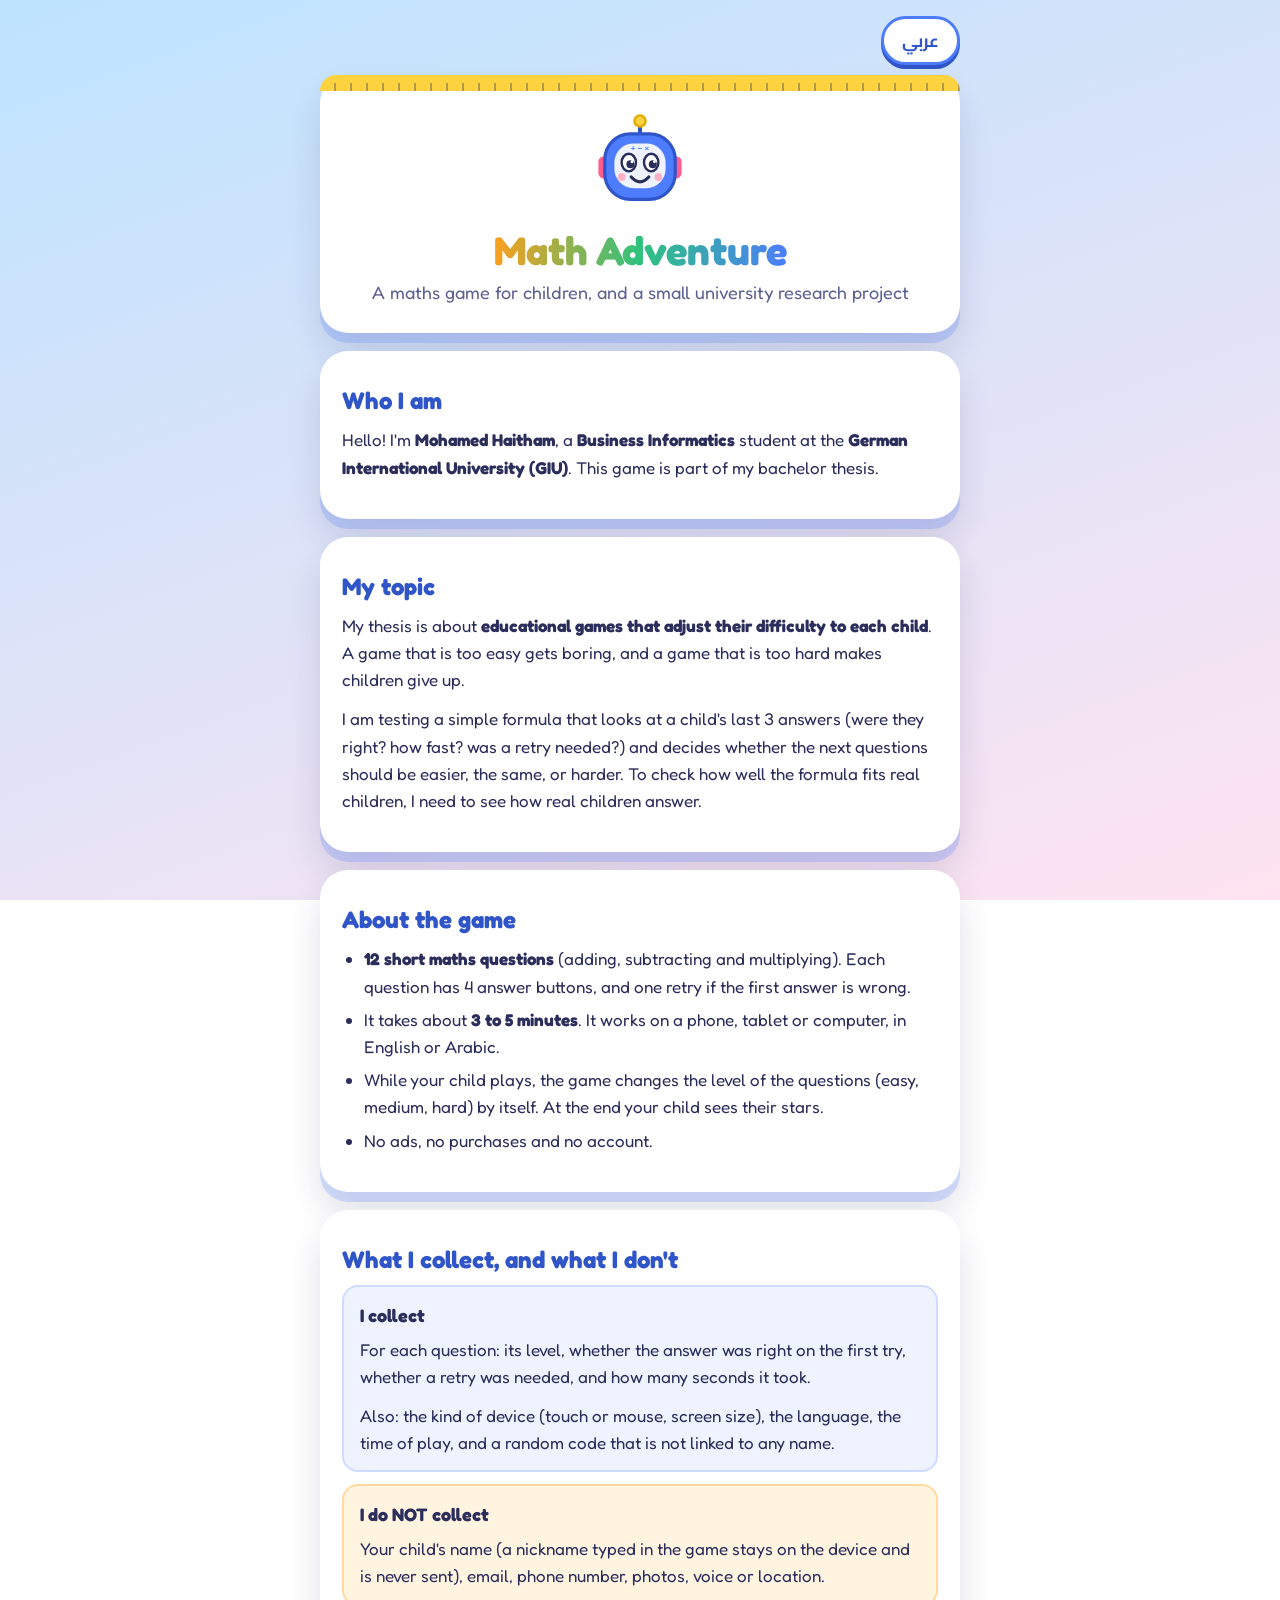
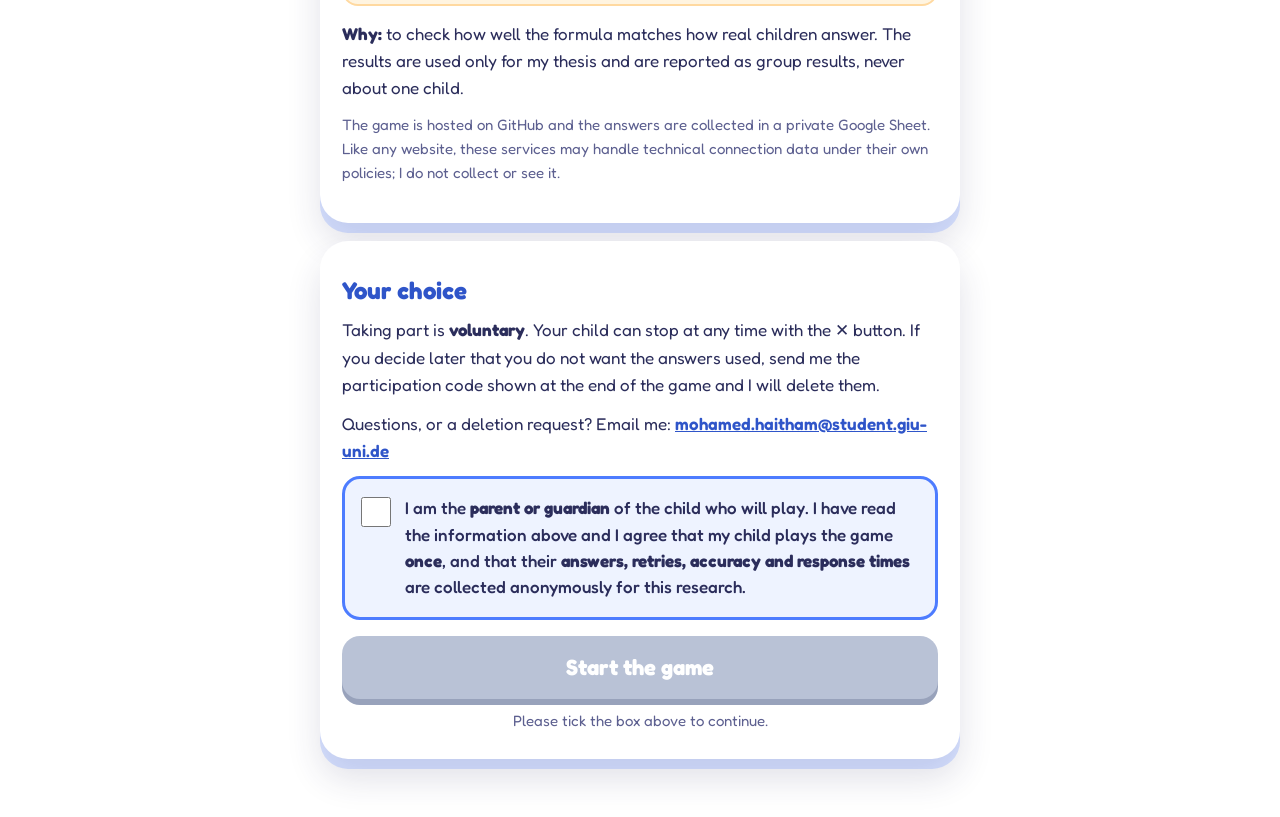
<file: index.html>
<!DOCTYPE html>
<html lang="en" dir="ltr" data-ui="en">
<head>
  <meta charset="utf-8">
  <meta name="viewport" content="width=device-width, initial-scale=1">
  <title>Math Adventure - a maths game and a university research project</title>
  <meta name="description" content="Mohamed Haitham, Business Informatics student at the German International University (GIU), invites your child to try a 3 to 5 minute maths game for his bachelor thesis.">
  <meta name="robots" content="noindex">
  <meta property="og:type" content="website">
  <meta property="og:title" content="Math Adventure - a maths game for children (GIU research project)">
  <meta property="og:description" content="A 3 to 5 minute maths game for my bachelor thesis at GIU. Parents: read the details and give your OK first. | لعبة رياضيات من 3 إلى 5 دقائق لمشروع تخرجي في الجامعة الألمانية الدولية.">
  <link rel="preconnect" href="https://fonts.googleapis.com">
  <link rel="preconnect" href="https://fonts.gstatic.com" crossorigin>
  <link href="https://fonts.googleapis.com/css2?family=Cairo:wght@400;600;700&family=Fredoka:wght@400;500;600;700&display=swap" rel="stylesheet">
  <style>
    :root {
      --sky1: #bde3ff; --sky2: #ffe3f1;
      --blue: #4d7cff; --blue-d: #2f55c9;
      --green: #2ec27e; --green-d: #1c9a60;
      --yellow: #ffd23f; --yellow-d: #e0ac00;
      --ink: #2b2d5b; --muted: #5d6090;
    }
    * { box-sizing: border-box; }
    body {
      margin: 0; padding: 16px 16px 40px;
      font-family: "Fredoka", "Cairo", "Trebuchet MS", Arial, sans-serif;
      font-size: 17px; line-height: 1.6; color: var(--ink);
      background: linear-gradient(160deg, var(--sky1) 0%, var(--sky2) 100%);
      background-attachment: fixed; min-height: 100vh;
    }
    html[dir="rtl"] body { font-family: "Cairo", "Fredoka", Arial, sans-serif; }
    .hidden { display: none !important; }
    /* one language at a time: every text exists twice, lang="en" and lang="ar" */
    html[data-ui="en"] [lang="ar"], html[data-ui="ar"] [lang="en"] { display: none !important; }

    .wrap { max-width: 640px; margin: 0 auto; }
    .top { display: flex; justify-content: flex-end; margin-bottom: 10px; }
    .lang-btn {
      min-height: 44px; padding: 8px 18px; font: inherit; font-weight: 700; color: var(--blue-d);
      background: #fff; border: 3px solid var(--blue); border-radius: 999px; box-shadow: 0 4px 0 var(--blue-d); cursor: pointer;
    }
    .lang-btn:active { transform: translateY(3px); box-shadow: 0 1px 0 var(--blue-d); }

    .card {
      position: relative; background: #fff; border-radius: 28px; padding: 34px 22px 26px; margin-bottom: 18px;
      box-shadow: 0 10px 0 rgba(77, 124, 255, 0.22), 0 20px 34px rgba(43, 45, 91, 0.14);
    }
    .hero { text-align: center; padding-top: 38px; }
    .hero::before {
      content: ""; position: absolute; top: 0; left: 0; right: 0; height: 16px; border-radius: 28px 28px 0 0;
      background: var(--yellow);
      background-image: repeating-linear-gradient(90deg, transparent 0 14px, rgba(43,45,91,0.35) 14px 16px);
      background-size: 100% 8px; background-repeat: no-repeat; background-position: bottom;
    }
    .mascot { width: 96px; height: 96px; margin: 0 auto 6px; }
    h1 {
      margin: 4px 0 4px; font-size: 40px; line-height: 1.2; font-weight: 700;
      background: linear-gradient(90deg, #ff5d8f, #ff9f1c, #2ec27e, #4d7cff, #9b5de5);
      -webkit-background-clip: text; background-clip: text; color: transparent;
    }
    .sub { margin: 0; color: var(--muted); font-size: 18px; }
    h2 { margin: 0 0 10px; font-size: 24px; line-height: 1.3; color: var(--blue-d); }
    p { margin: 0 0 12px; }
    p:last-child { margin-bottom: 0; }
    ul { margin: 0 0 12px; padding-inline-start: 22px; }
    li { margin-bottom: 6px; }
    .two { display: grid; gap: 12px; }
    .box { padding: 14px 16px; border-radius: 16px; background: #eef3ff; border: 2px solid #cfdcff; }
    .box h3 { margin: 0 0 6px; font-size: 18px; }
    .box.no { background: #fff4e0; border-color: #ffd9a0; }
    .small { font-size: 15px; color: var(--muted); }

    .consent {
      display: flex; align-items: flex-start; gap: 14px; padding: 16px; margin-top: 8px; cursor: pointer;
      background: #eef3ff; border: 3px solid var(--blue); border-radius: 18px; font-weight: 500; line-height: 1.55;
    }
    .consent input { flex: 0 0 auto; width: 30px; height: 30px; margin: 2px 0 0; accent-color: var(--green-d); cursor: pointer; }
    .consent.shake { animation: shake 0.5s ease; }
    @keyframes shake { 0%,100% { transform: none; } 20%,60% { transform: translateX(-8px); } 40%,80% { transform: translateX(8px); } }
    .go {
      display: block; width: 100%; margin-top: 16px; min-height: 58px; padding: 14px 22px; font: inherit; font-size: 22px; font-weight: 700;
      color: #fff; background: var(--green); border: 0; border-radius: 18px; box-shadow: 0 6px 0 var(--green-d); cursor: pointer;
    }
    .go:active:not(:disabled) { transform: translateY(4px); box-shadow: 0 2px 0 var(--green-d); }
    .go:disabled { background: #b9c2d6; box-shadow: 0 6px 0 #98a2bb; cursor: not-allowed; }
    .hint { margin: 10px 0 0; text-align: center; color: var(--muted); font-size: 15px; }
    button:focus-visible, input:focus-visible, a:focus-visible { outline: 4px solid var(--yellow-d); outline-offset: 3px; }
    a { color: var(--blue-d); font-weight: 600; }
    @media (prefers-reduced-motion: reduce) { .consent.shake { animation: none; } }
    @media (max-width: 420px) { h1 { font-size: 32px; } h2 { font-size: 21px; } .card { padding: 32px 16px 22px; } }
  </style>
</head>
<body>
<div class="wrap">

  <div class="top">
    <button id="lang-btn" class="lang-btn" type="button">
      <span lang="en">عربي</span><span lang="ar">English</span>
    </button>
  </div>

  <noscript>
    <div class="card"><p>Please turn on JavaScript to use this page and the game. / من فضلك فعّل JavaScript.</p></div>
  </noscript>

  <!-- ===== Hero ===== -->
  <header class="card hero">
    <svg class="mascot" viewBox="0 0 120 120" xmlns="http://www.w3.org/2000/svg" aria-hidden="true">
      <line x1="60" y1="26" x2="60" y2="12" stroke="#2f55c9" stroke-width="5" stroke-linecap="round"/>
      <circle cx="60" cy="10" r="7" fill="#ffd23f" stroke="#e0ac00" stroke-width="3"/>
      <rect x="8" y="54" width="14" height="28" rx="7" fill="#ff5d8f"/>
      <rect x="98" y="54" width="14" height="28" rx="7" fill="#ff5d8f"/>
      <rect x="16" y="26" width="88" height="82" rx="32" fill="#4d7cff" stroke="#2f55c9" stroke-width="4"/>
      <rect x="28" y="38" width="64" height="56" rx="24" fill="#eef3ff"/>
      <text x="60" y="48" text-anchor="middle" font-size="10" font-weight="700" fill="#4d7cff" font-family="Arial, sans-serif">+ − ×</text>
      <ellipse cx="46" cy="62" rx="9" ry="11" fill="#fff" stroke="#2b2d5b" stroke-width="3"/><circle cx="48" cy="64" r="5" fill="#2b2d5b"/><circle cx="50" cy="61" r="1.8" fill="#fff"/>
      <ellipse cx="74" cy="62" rx="9" ry="11" fill="#fff" stroke="#2b2d5b" stroke-width="3"/><circle cx="76" cy="64" r="5" fill="#2b2d5b"/><circle cx="78" cy="61" r="1.8" fill="#fff"/>
      <circle cx="37" cy="80" r="5" fill="#ffb3c7"/><circle cx="83" cy="80" r="5" fill="#ffb3c7"/>
      <path d="M49 80 Q60 92 71 80" fill="none" stroke="#2b2d5b" stroke-width="4" stroke-linecap="round"/>
    </svg>
    <h1><span lang="en">Math Adventure</span><span lang="ar">مغامرة الرياضيات</span></h1>
    <p class="sub">
      <span lang="en">A maths game for children, and a small university research project</span>
      <span lang="ar">لعبة رياضيات للأطفال، ومشروع بحثي جامعي صغير</span>
    </p>
  </header>

  <!-- ===== Who I am ===== -->
  <section class="card" id="who">
    <h2><span lang="en">Who I am</span><span lang="ar">من أنا</span></h2>
    <p lang="en">Hello! I'm <strong>Mohamed Haitham</strong>, a <strong>Business Informatics</strong> student at the <strong>German International University (GIU)</strong>. This game is part of my bachelor thesis.</p>
    <p lang="ar">مرحباً! أنا <strong>محمد هيثم</strong>، طالب بكالوريوس في <strong>معلوماتية الأعمال (Business Informatics)</strong> في <strong>الجامعة الألمانية الدولية (GIU)</strong>. هذه اللعبة جزء من مشروع تخرّجي.</p>
  </section>

  <!-- ===== My topic ===== -->
  <section class="card" id="topic">
    <h2><span lang="en">My topic</span><span lang="ar">موضوع بحثي</span></h2>
    <p lang="en">My thesis is about <strong>educational games that adjust their difficulty to each child</strong>. A game that is too easy gets boring, and a game that is too hard makes children give up.</p>
    <p lang="en">I am testing a simple formula that looks at a child's last 3 answers (were they right? how fast? was a retry needed?) and decides whether the next questions should be easier, the same, or harder. To check how well the formula fits real children, I need to see how real children answer.</p>
    <p lang="ar">يدور بحثي حول <strong>الألعاب التعليمية التي تضبط مستوى صعوبتها وفق كل طفل</strong>. اللعبة السهلة جداً تصبح مملّة، والصعبة جداً تجعل الطفل يستسلم.</p>
    <p lang="ar">أختبر معادلة بسيطة تنظر إلى آخر 3 إجابات للطفل (هل كانت صحيحة؟ وما سرعتها؟ وهل احتاج إلى محاولة ثانية؟) ثم تقرر إن كانت الأسئلة التالية أسهل أو بنفس المستوى أو أصعب. ولأعرف مدى توافق المعادلة مع الأطفال الحقيقيين، أحتاج إلى رؤية كيف يجيب الأطفال فعلاً.</p>
  </section>

  <!-- ===== About the game ===== -->
  <section class="card" id="game">
    <h2><span lang="en">About the game</span><span lang="ar">عن اللعبة</span></h2>
    <ul lang="en">
      <li><strong>12 short maths questions</strong> (adding, subtracting and multiplying). Each question has 4 answer buttons, and one retry if the first answer is wrong.</li>
      <li>It takes about <strong>3 to 5 minutes</strong>. It works on a phone, tablet or computer, in English or Arabic.</li>
      <li>While your child plays, the game changes the level of the questions (easy, medium, hard) by itself. At the end your child sees their stars.</li>
      <li>No ads, no purchases and no account.</li>
    </ul>
    <ul lang="ar">
      <li><strong>12 سؤالاً قصيراً</strong> في الجمع والطرح والضرب. لكل سؤال 4 اختيارات، ومحاولة ثانية واحدة إذا كانت الإجابة الأولى خاطئة.</li>
      <li>تستغرق نحو <strong>3 إلى 5 دقائق</strong>، وتعمل على الهاتف أو التابلت أو الكمبيوتر، بالإنجليزية أو بالعربية.</li>
      <li>أثناء اللعب تغيّر اللعبة مستوى الأسئلة (سهل، متوسط، صعب) تلقائياً. وفي النهاية يرى طفلكم نجومه.</li>
      <li>لا إعلانات ولا مشتريات ولا حسابات.</li>
    </ul>
  </section>

  <!-- ===== What I collect ===== -->
  <section class="card" id="data">
    <h2><span lang="en">What I collect, and what I don't</span><span lang="ar">ما أجمعه وما لا أجمعه</span></h2>
    <div class="two">
      <div class="box" lang="en">
        <h3>I collect</h3>
        <p>For each question: its level, whether the answer was right on the first try, whether a retry was needed, and how many seconds it took.</p>
        <p>Also: the kind of device (touch or mouse, screen size), the language, the time of play, and a random code that is not linked to any name.</p>
      </div>
      <div class="box no" lang="en">
        <h3>I do NOT collect</h3>
        <p>Your child's name (a nickname typed in the game stays on the device and is never sent), email, phone number, photos, voice or location.</p>
      </div>
      <div class="box" lang="ar">
        <h3>ما أجمعه</h3>
        <p>عن كل سؤال: مستواه، وهل كانت الإجابة صحيحة من المحاولة الأولى، وهل احتاج الطفل إلى محاولة ثانية، وكم ثانية استغرق.</p>
        <p>وأيضاً: نوع الجهاز (لمس أو ماوس، وحجم الشاشة)، واللغة، ووقت اللعب، ورمز عشوائي غير مرتبط بأي اسم.</p>
      </div>
      <div class="box no" lang="ar">
        <h3>ما لا أجمعه</h3>
        <p>اسم طفلكم (اللقب الذي يكتبه في اللعبة يبقى على الجهاز ولا يُرسل أبداً)، والبريد الإلكتروني، ورقم الهاتف، والصور، والصوت، والموقع.</p>
      </div>
    </div>
    <p lang="en" style="margin-top:14px"><strong>Why:</strong> to check how well the formula matches how real children answer. The results are used only for my thesis and are reported as group results, never about one child.</p>
    <p lang="ar" style="margin-top:14px"><strong>السبب:</strong> لمعرفة مدى توافق المعادلة مع طريقة إجابة الأطفال الحقيقيين. تُستخدم النتائج لمشروع تخرّجي فقط، وتُعرض كنتائج جماعية، ولا تُعرض أبداً عن طفل بعينه.</p>
    <p lang="en" class="small">The game is hosted on GitHub and the answers are collected in a private Google Sheet. Like any website, these services may handle technical connection data under their own policies; I do not collect or see it.</p>
    <p lang="ar" class="small">اللعبة مستضافة على GitHub، وتُجمع الإجابات في جدول Google خاص. وكأي موقع إلكتروني، قد تعالج هذه الخدمات بيانات الاتصال التقنية وفق سياساتها الخاصة، وأنا لا أجمعها ولا أطّلع عليها.</p>
  </section>

  <!-- ===== Your choice + consent ===== -->
  <section class="card" id="choice">
    <h2><span lang="en">Your choice</span><span lang="ar">قراركم</span></h2>
    <p lang="en">Taking part is <strong>voluntary</strong>. Your child can stop at any time with the ✕ button. If you decide later that you do not want the answers used, send me the participation code shown at the end of the game and I will delete them.</p>
    <p lang="ar">المشاركة <strong>اختيارية تماماً</strong>. يستطيع طفلكم التوقف في أي وقت بزر ✕. وإذا قررتم لاحقاً أنكم لا تريدون استخدام الإجابات، فأرسلوا لي رمز المشاركة الظاهر في نهاية اللعبة وسأحذفها.</p>
    <!-- shown only when CONTACT_EMAIL (in the script at the bottom of this file) is filled in -->
    <p id="contact" class="hidden">
      <span lang="en">Questions, or a deletion request? Email me: </span><span lang="ar">للاستفسار أو لطلب الحذف، راسلوني على: </span><a id="contact-link" href="#" dir="ltr"></a>
    </p>

    <label class="consent" id="consent-row" for="consent">
      <input type="checkbox" id="consent">
      <span lang="en">I am the <strong>parent or guardian</strong> of the child who will play. I have read the information above and I agree that my child plays the game <strong>once</strong>, and that their <strong>answers, retries, accuracy and response times</strong> are collected anonymously for this research.</span>
      <span lang="ar">أنا <strong>ولي أمر</strong> الطفل الذي سيلعب. قرأت المعلومات أعلاه، وأوافق على أن يلعب طفلي اللعبة <strong>مرة واحدة</strong>، وعلى جمع <strong>إجاباته ومحاولاته ودقّته وزمن إجابته</strong> بشكل مجهول الهوية لأغراض هذا البحث.</span>
    </label>

    <button id="go" class="go" type="button" disabled aria-describedby="hint">
      <span lang="en">Start the game</span><span lang="ar">ابدأ اللعبة</span>
    </button>
    <p id="hint" class="hint" role="status">
      <span lang="en">Please tick the box above to continue.</span><span lang="ar">من فضلك ضع علامة في المربع أعلاه للمتابعة.</span>
    </p>
  </section>

</div>

<script>
  // ---- Settings ----
  const CONTACT_EMAIL = "mohamed.haitham@student.giu-uni.de";            // put your GIU email between the quotes; it is then shown to parents on this page
  const GAME_PAGE = "play.html";       // the game
  const CONSENT_KEY = "mathgame_consent";   // the game reads this: "1" = a parent ticked the box (used up when a game starts)
  const LANG_KEY = "mathgame_lang";

  const $ = id => document.getElementById(id);
  const read = k => { try { return localStorage.getItem(k); } catch (e) { return null; } };
  const write = (k, v) => { try { localStorage.setItem(k, v); } catch (e) { /* storage blocked: the game asks again */ } };

  // ---- Language: link (?lang=ar), then the saved choice, then the phone's language ----
  function pickLang() {
    const fromLink = new URLSearchParams(location.search).get("lang");
    if (fromLink === "ar" || fromLink === "en") return fromLink;
    const saved = read(LANG_KEY);
    if (saved === "ar" || saved === "en") return saved;
    return /^ar/i.test(navigator.language || "") ? "ar" : "en";
  }
  function setLang(l) {
    const root = document.documentElement;
    root.setAttribute("data-ui", l); root.lang = l; root.dir = l === "ar" ? "rtl" : "ltr";
    write(LANG_KEY, l);
    document.title = l === "ar" ? "مغامرة الرياضيات - لعبة رياضيات ومشروع بحثي جامعي" : "Math Adventure - a maths game and a university research project";
  }
  setLang(pickLang());
  $("lang-btn").addEventListener("click", () => setLang(document.documentElement.getAttribute("data-ui") === "ar" ? "en" : "ar"));

  // ---- Contact (only when filled in) ----
  if (CONTACT_EMAIL) {
    $("contact-link").textContent = CONTACT_EMAIL;
    $("contact-link").href = "mailto:" + CONTACT_EMAIL;
    $("contact").classList.remove("hidden");
  }

  // ---- Consent: the button works only after the box is ticked ----
  const box = $("consent"), go = $("go"), hint = $("hint");
  function refresh() {
    go.disabled = !box.checked;
    hint.classList.toggle("hidden", box.checked);
  }
  box.addEventListener("change", refresh);
  refresh();
  go.addEventListener("click", () => {
    if (!box.checked) {                 // (the button is disabled, this is only a safety net)
      const row = $("consent-row"); row.classList.remove("shake"); void row.offsetWidth; row.classList.add("shake");
      return;
    }
    write(CONSENT_KEY, "1");
    location.href = GAME_PAGE;
  });
</script>
</body>
</html>
</file>
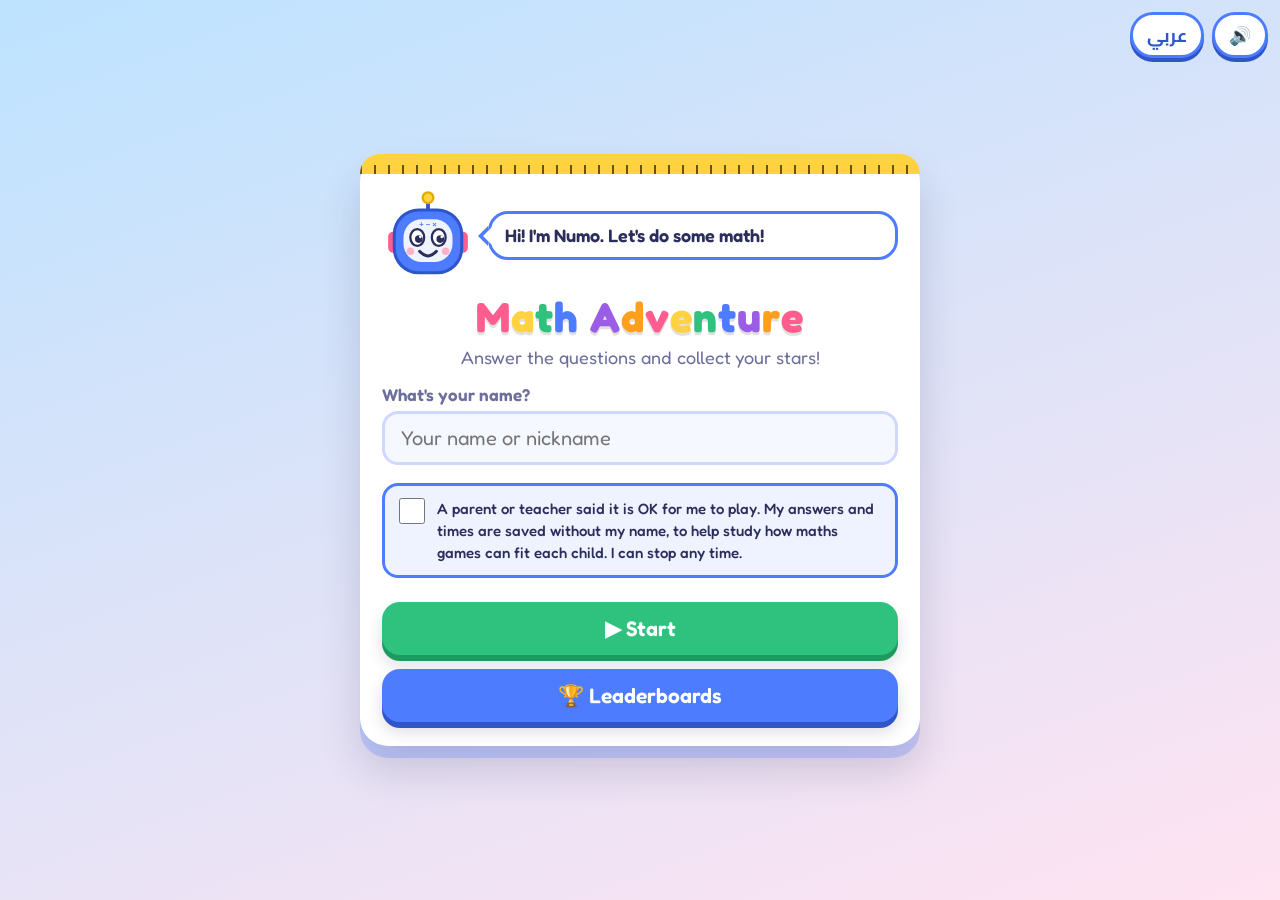
<file: play.html>
<!DOCTYPE html>
<html lang="en" dir="ltr">
<head>
  <meta charset="utf-8">
  <meta name="viewport" content="width=device-width, initial-scale=1">
  <title>Math Adventure</title>
  <link rel="preconnect" href="https://fonts.googleapis.com">
  <link rel="preconnect" href="https://fonts.gstatic.com" crossorigin>
  <link href="https://fonts.googleapis.com/css2?family=Cairo:wght@400;600;700&family=Fredoka:wght@400;500;600;700&display=swap" rel="stylesheet">
  <link rel="stylesheet" href="style.css">
</head>
<body>
  <!-- floating math symbols and confetti layers (filled by game.js) -->
  <div id="bg" aria-hidden="true"></div>
  <div id="fx" aria-hidden="true"></div>

  <!-- language and sound buttons -->
  <div id="tools">
    <button id="quit-button" class="tool-btn tool-quit hidden" type="button" data-i18n-aria="quitAria">✕</button>
    <button id="lang-button" class="tool-btn" type="button" data-i18n-aria="langAria">عربي</button>
    <button id="mute-button" class="tool-btn" type="button" aria-pressed="false" data-i18n-aria="soundAria">🔊</button>
  </div>

  <main class="card">

    <!-- Mascot (shared by all screens) -->
    <div class="mascot-row">
      <div id="mascot" aria-hidden="true">
        <svg viewBox="0 0 120 120" xmlns="http://www.w3.org/2000/svg">
          <line x1="60" y1="26" x2="60" y2="12" stroke="#2f55c9" stroke-width="5" stroke-linecap="round"/>
          <circle class="antenna" cx="60" cy="10" r="7" fill="#ffd23f" stroke="#e0ac00" stroke-width="3"/>
          <rect x="8" y="54" width="14" height="28" rx="7" fill="#ff5d8f"/>
          <rect x="98" y="54" width="14" height="28" rx="7" fill="#ff5d8f"/>
          <rect x="16" y="26" width="88" height="82" rx="32" fill="#4d7cff" stroke="#2f55c9" stroke-width="4"/>
          <rect x="28" y="38" width="64" height="56" rx="24" fill="#eef3ff"/>
          <text x="60" y="48" text-anchor="middle" font-size="10" font-weight="700" fill="#4d7cff" font-family="Arial, sans-serif">+ − ×</text>
          <g class="eye">
            <ellipse cx="46" cy="62" rx="9" ry="11" fill="#fff" stroke="#2b2d5b" stroke-width="3"/>
            <circle cx="48" cy="64" r="5" fill="#2b2d5b"/>
            <circle cx="50" cy="61" r="1.8" fill="#fff"/>
          </g>
          <g class="eye">
            <ellipse cx="74" cy="62" rx="9" ry="11" fill="#fff" stroke="#2b2d5b" stroke-width="3"/>
            <circle cx="76" cy="64" r="5" fill="#2b2d5b"/>
            <circle cx="78" cy="61" r="1.8" fill="#fff"/>
          </g>
          <circle cx="37" cy="80" r="5" fill="#ffb3c7"/>
          <circle cx="83" cy="80" r="5" fill="#ffb3c7"/>
          <path class="m-smile" d="M49 80 Q60 92 71 80" fill="none" stroke="#2b2d5b" stroke-width="4" stroke-linecap="round"/>
          <path class="m-big" d="M47 78 Q60 100 73 78 Z" fill="#2b2d5b" stroke="#2b2d5b" stroke-width="3" stroke-linejoin="round"/>
          <path class="m-oops" d="M50 89 Q60 79 70 89" fill="none" stroke="#2b2d5b" stroke-width="4" stroke-linecap="round"/>
        </svg>
      </div>
      <div id="bubble" class="bubble" data-i18n="hi">Hi! I'm Numo. Let's do some math!</div>
    </div>

    <!-- Screen 1: start -->
    <section id="start-screen">

      <!-- only visible with ?admin=1 -->
      <div id="admin-box" class="admin-box hidden">
        <div class="admin-tag">🔧 Researcher mode</div>
        <button id="download-all-start" type="button" class="btn btn-blue small">📦 Download ALL saved sessions (<span id="saved-count">0</span>)</button>
        <div id="admin-online" class="admin-note"></div>
      </div>

      <h1 class="title rainbow" data-i18n="appName">Math Adventure</h1>
      <p class="subtitle" data-i18n="subtitle">Answer the questions and collect your stars!</p>

      <label for="player-id" data-i18n="nameLabel">What's your name?</label>
      <input id="player-id" data-i18n-ph="namePh" placeholder="Your name or nickname" maxlength="15" autocomplete="off">

      <div id="mode-row">
        <label data-i18n="modeLabel">Game mode</label>
        <input type="hidden" id="mode-select" value="">
        <button id="select-mode-button" type="button" class="btn btn-purple wide">🎮 Select mode</button>
      </div>

      <div id="level-row">
        <label data-i18n="levelLabel">Starting level</label>
        <input type="hidden" id="level-select" value="2">
        <div class="level-chips">
          <button type="button" class="chip chip-1" data-level="1" data-i18n="easy">🌱 Easy</button>
          <button type="button" class="chip chip-2 selected" data-level="2" data-i18n="medium">⭐ Medium</button>
          <button type="button" class="chip chip-3" data-level="3" data-i18n="hard">🔥 Hard</button>
        </div>
      </div>

      <!-- shown only when online data is ON (DATA_URL in game.js) and no parent tick exists for this game (the landing page index.html sets it) -->
      <label id="consent-row" class="consent-row hidden">
        <input type="checkbox" id="consent-check">
        <span id="consent-text"></span>
      </label>

      <button id="start-button" type="button" class="btn btn-green big" data-i18n="start">▶ Start</button>
      <button id="boards-open" type="button" class="btn btn-blue wide boards-btn" data-i18n="boardsBtn">🏆 Leaderboards</button>
    </section>

    <!-- Screen 2: game -->
    <section id="game-screen" class="hidden">
      <div class="topbar">
        <span id="q-count" class="pill"></span>
        <span id="stars" class="pill pill-star">⭐ 0</span>
        <span id="level-badge" class="badge"></span>
      </div>

      <div class="track">
        <div id="progress-fill"></div>
        <span id="rocket" class="rocket"><span>🚀</span></span>
        <span class="goal">🪐</span>
      </div>

      <div id="question-card">
        <div id="question"></div>
        <button id="speak-button" type="button" class="speak-btn" data-i18n-aria="speakAria">🔈</button>
      </div>
      <div id="options"></div>
      <div id="message" role="status" aria-live="polite"></div>
    </section>

    <!-- Screen 3: end -->
    <section id="end-screen" class="hidden">
      <div class="trophy">🏆</div>
      <h1 class="title rainbow" data-i18n="wellDone">Well done!</h1>
      <div id="stars-row"></div>
      <div id="summary"></div>

      <!-- leaderboard of the mode that was just played -->
      <h2 id="end-board-title" class="lb-title"></h2>
      <ol id="end-board-list" class="lb-list"></ol>
      <p id="end-board-status" class="lb-status hidden" role="status"></p>
      <p class="lb-note" data-i18n="boardNote">Only finished games count. Same score? The faster player ranks higher.</p>
      <p id="end-code" class="end-code hidden"></p>

      <div class="buttons">
        <button id="again-button" type="button" class="btn btn-green" data-i18n="playAgain">🔄 Play again</button>
        <button id="boards-open-end" type="button" class="btn btn-purple" data-i18n="boardsAll">🏆 All leaderboards</button>
        <button id="download-button" type="button" class="btn btn-blue hidden" data-i18n="download">📥 Download this session (CSV)</button>
        <button id="download-all-button" type="button" class="btn btn-blue hidden" data-i18n="downloadAll">📦 Download ALL saved sessions</button>
      </div>
    </section>

  </main>

  <!-- Mode selection overlay -->
  <div id="mode-overlay" class="overlay hidden">
    <div class="mode-panel">
      <h2 data-i18n="chooseMode">Choose your game mode 🎮</h2>
      <div class="mode-cards">

        <div class="mode-wrap">
          <button type="button" class="mode-card" data-mode="static">
            <span class="mode-icon">🧊</span>
            <span class="mode-title" data-i18n="mode_static">Static</span>
            <span class="mode-info" data-i18n="info_static">The difficulty never changes.</span>
          </button>
        </div>

        <div class="mode-wrap">
          <button type="button" class="mode-card" data-mode="rule">
            <span class="mode-icon">📏</span>
            <span class="mode-title" data-i18n="mode_rule">Rule-based</span>
            <span class="mode-info" data-i18n="info_rule">Simple rules.</span>
          </button>
        </div>

        <div class="mode-wrap">
          <button type="button" class="mode-card" data-mode="predictive">
            <span class="mode-icon">🔮</span>
            <span class="mode-title" data-i18n="mode_predictive">Predictive</span>
            <span class="mode-info" data-i18n="info_predictive">A small model.</span>
          </button>
          <button type="button" id="info-button" class="info-btn" data-i18n-aria="infoAria">i</button>
        </div>

      </div>
      <button type="button" id="mode-close" class="btn btn-grey" data-i18n="cancel">Cancel</button>
    </div>
  </div>

  <!-- Predictive mode explanation overlay -->
  <div id="info-overlay" class="overlay hidden">
    <div class="mode-panel info-panel">
      <h2 data-i18n="infoTitle">How does Predictive mode think? 🤔</h2>
      <div id="info-content"></div>
      <button type="button" id="info-close" class="btn btn-blue" data-i18n="gotIt">Got it!</button>
    </div>
  </div>

  <!-- Leaderboards overlay (5 boards) -->
  <div id="boards-overlay" class="overlay hidden">
    <div class="mode-panel board-panel">
      <h2 data-i18n="boardsTitle">🏆 Leaderboards</h2>
      <div id="board-tabs" class="board-tabs"></div>
      <ol id="board-list" class="lb-list"></ol>
      <p id="board-status" class="lb-status hidden" role="status"></p>
      <p class="lb-note" data-i18n="boardNote">Only finished games count. Same score? The faster player ranks higher.</p>
      <div class="row">
        <button type="button" id="boards-clear" class="btn btn-grey small hidden" data-i18n="boardsClear">🗑️ Clear leaderboards</button>
        <button type="button" id="boards-close" class="btn btn-blue" data-i18n="boardsClose">Close</button>
      </div>
    </div>
  </div>

  <!-- "Stop playing?" overlay -->
  <div id="quit-overlay" class="overlay hidden">
    <div class="mode-panel small">
      <h2 data-i18n="quitTitle">Stop playing?</h2>
      <p data-i18n="quitText">Your stars so far will be saved.</p>
      <div class="row">
        <button type="button" id="quit-no" class="btn btn-green" data-i18n="quitNo">Keep playing</button>
        <button type="button" id="quit-yes" class="btn btn-grey" data-i18n="quitYes">Yes, stop</button>
      </div>
    </div>
  </div>

  <script src="game.js"></script>
</body>
</html>
</file>
<file: style.css>
/* ==========================================================
   Math Adventure - kid-friendly theme
   1. Colours and basics   2. Background and effects
   3. Card and mascot      4. Start and end screens
   5. Game screen          6. Buttons
   7. Mode overlay         8. Info panel
   9. Tools, admin, quit  10. Animations
  11. Right-to-left (Arabic)
  12. Small screens and reduced motion
   ========================================================== */

/* ---------- 1. COLOURS AND BASICS ---------- */
:root {
  --sky1: #bde3ff;
  --sky2: #ffe3f1;
  --blue: #4d7cff;   --blue-d: #2f55c9;
  --green: #2ec27e;  --green-d: #1c9a60;
  --orange: #ff9f1c; --orange-d: #d97f00;
  --pink: #ff5d8f;   --pink-d: #d63a6a;
  --purple: #9b5de5; --purple-d: #7a3ec4;
  --yellow: #ffd23f; --yellow-d: #e0ac00;
  --red: #ff5d5d;    --red-d: #d63a3a;
  --ink: #2b2d5b;
  --muted: #6c6f9c;
}

* { box-sizing: border-box; }

body {
  margin: 0;
  min-height: 100vh;
  display: flex;
  align-items: center;
  justify-content: center;
  padding: 16px;
  font-family: "Fredoka", "Cairo", "Trebuchet MS", "Comic Sans MS", Arial, sans-serif;
  color: var(--ink);
  text-align: center;
  background: linear-gradient(160deg, var(--sky1) 0%, var(--sky2) 100%);
  background-attachment: fixed;
}

button { font-family: inherit; cursor: pointer; }
.hidden { display: none !important; }

/* keyboard users can always see where they are */
button:focus-visible, input:focus-visible {
  outline: 4px solid var(--yellow-d);
  outline-offset: 3px;
}


/* ---------- 2. BACKGROUND AND EFFECTS ---------- */
#bg {
  position: fixed;
  inset: 0;
  overflow: hidden;
  pointer-events: none;
  z-index: 0;
}
#bg span {
  position: absolute;
  bottom: -90px;
  font-weight: 700;
  opacity: 0.28;
  animation: floatUp linear infinite;
}

#fx {
  position: fixed;
  inset: 0;
  overflow: hidden;
  pointer-events: none;
  z-index: 200;
}
#fx i {
  position: absolute;
  width: 10px;
  height: 14px;
  border-radius: 3px;
  animation: confetti 1.1s cubic-bezier(0.2, 0.7, 0.4, 1) forwards;
}


/* ---------- 3. CARD AND MASCOT ---------- */
.card {
  position: relative;
  z-index: 1;
  width: 100%;
  max-width: 560px;
  background: #fff;
  border-radius: 28px;
  padding: 36px 22px 24px;
  box-shadow: 0 12px 0 rgba(77, 124, 255, 0.25), 0 24px 40px rgba(43, 45, 91, 0.18);
  animation: cardIn 0.6s cubic-bezier(0.2, 1.3, 0.4, 1);
}
/* a ruler along the top edge */
.card::before {
  content: "";
  position: absolute;
  top: 0;
  left: 0;
  right: 0;
  height: 20px;
  border-radius: 28px 28px 0 0;
  background:
    repeating-linear-gradient(90deg, #6b5200 0 2px, transparent 2px 14px) bottom / 100% 9px no-repeat,
    var(--yellow);
}

.mascot-row {
  display: flex;
  align-items: center;
  gap: 14px;
  margin-bottom: 6px;
  text-align: start;
}

#mascot {
  flex: none;
  width: 92px;
  height: 92px;
  animation: float 3s ease-in-out infinite;
}
#mascot svg { width: 100%; height: 100%; overflow: visible; }
#mascot .eye {
  transform-box: fill-box;
  transform-origin: center;
  animation: blink 4s infinite;
}
#mascot .antenna {
  transform-box: fill-box;
  transform-origin: center;
  animation: antenna 1.6s ease-in-out infinite;
}
#mascot .m-big, #mascot .m-oops { display: none; }
#mascot.mood-happy { animation: jump 0.7s ease; }
#mascot.mood-happy .m-smile { display: none; }
#mascot.mood-happy .m-big { display: block; }
#mascot.mood-oops { animation: wobble 0.7s ease; }
#mascot.mood-oops .m-smile { display: none; }
#mascot.mood-oops .m-oops { display: block; }

.bubble {
  position: relative;
  flex: 1;
  padding: 10px 14px;
  font-size: 18px;
  font-weight: 600;
  line-height: 1.25;
  color: var(--ink);
  background: #fff;
  border: 3px solid var(--blue);
  border-radius: 20px;
}
.bubble::before, .bubble::after {
  content: "";
  position: absolute;
  top: 50%;
  transform: translateY(-50%);
  border: 10px solid transparent;
  border-left: 0;
}
.bubble::before { left: -13px; border-right-color: var(--blue); }
.bubble::after  { left: -8px;  border-right-color: #fff; }

.pop { animation: pop 0.4s cubic-bezier(0.2, 1.6, 0.4, 1); }


/* ---------- 4. START AND END SCREENS ---------- */
.title {
  margin: 10px 0 0;
  font-size: 42px;
  line-height: 1.2;
  letter-spacing: 1px;
}
.title .word { display: inline-block; white-space: nowrap; }
.title .letter {
  display: inline-block;
  color: var(--lc);
  text-shadow: 0 3px 0 rgba(0, 0, 0, 0.12);
  animation: letterBounce 2.4s ease-in-out infinite;
  animation-delay: calc(var(--i) * 0.08s);
}

.subtitle { margin: 4px 0 8px; font-size: 18px; color: var(--muted); }

label {
  display: block;
  margin: 16px 0 6px;
  text-align: start;
  font-size: 17px;
  font-weight: 600;
  color: var(--muted);
}

#player-id {
  width: 100%;
  min-height: 52px;
  padding: 12px 16px;
  font: inherit;
  font-size: 20px;
  color: var(--ink);
  background: #f6f8ff;
  border: 3px solid #cfd8ff;
  border-radius: 16px;
  transition: border-color 0.2s, box-shadow 0.2s;
}
#player-id:focus {
  outline: none;
  border-color: var(--blue);
  box-shadow: 0 0 0 5px rgba(77, 124, 255, 0.2);
}

.wide { width: 100%; }

.level-chips { display: flex; gap: 10px; }
.chip {
  flex: 1;
  min-height: 56px;
  padding: 12px 6px;
  font: inherit;
  font-size: 17px;
  font-weight: 600;
  color: var(--cd);
  background: #fff;
  border: 3px solid var(--c);
  border-radius: 16px;
  transition: transform 0.15s, box-shadow 0.15s, background 0.15s;
}
.chip-1 { --c: var(--green);  --cd: var(--green-d); }
.chip-2 { --c: var(--orange); --cd: var(--orange-d); }
.chip-3 { --c: var(--red);    --cd: var(--red-d); }
.chip:hover { transform: translateY(-2px); }
.chip.selected {
  color: #fff;
  background: var(--c);
  box-shadow: 0 5px 0 var(--cd);
  transform: translateY(-3px) scale(1.04);
}

#start-button { margin-top: 24px; animation: pulse 2s ease-in-out infinite; }
.big { width: 100%; padding: 16px; font-size: 28px; }

.trophy {
  font-size: 90px;
  line-height: 1;
  animation: trophyIn 1s cubic-bezier(0.2, 1.5, 0.4, 1), float 3s ease-in-out 1s infinite;
}

#stars-row {
  display: flex;
  flex-wrap: wrap;
  justify-content: center;
  gap: 2px 8px;
  max-width: 360px;
  margin: 12px auto;
}
.star {
  font-size: 36px;
  opacity: 0;
  animation: starIn 0.45s cubic-bezier(0.2, 1.6, 0.4, 1) forwards;
  animation-delay: calc(var(--i) * 120ms + 400ms);
}
.star.off { --o: 0.25; filter: grayscale(1); }

#summary {
  margin: 8px 0 22px;
  padding: 16px;
  font-size: 28px;
  font-weight: 700;
  color: #fff;
  background: linear-gradient(135deg, var(--blue), var(--purple));
  border-radius: 20px;
  box-shadow: 0 6px 0 var(--blue-d);
}

.buttons { display: flex; flex-direction: column; gap: 16px; }


/* ---------- 5. GAME SCREEN ---------- */
.topbar {
  display: flex;
  flex-wrap: wrap;
  justify-content: space-between;
  align-items: center;
  gap: 8px;
  margin: 10px 0 8px;
}

.pill {
  padding: 4px 14px;
  font-size: 16px;
  font-weight: 600;
  color: var(--blue-d);
  background: #fff;
  border: 3px solid var(--blue);
  border-radius: 999px;
}
.pill-star { color: #a67c00; background: #fff8d6; border-color: var(--yellow-d); }

.badge {
  padding: 4px 14px;
  font-size: 16px;
  font-weight: 700;
  color: #fff;
  border-radius: 999px;
  box-shadow: 0 3px 0 rgba(0, 0, 0, 0.18);
}
.badge.level-1 { background: var(--green); }
.badge.level-2 { background: var(--orange); }
.badge.level-3 { background: var(--red); }

/* the rocket always flies left to right, even in Arabic */
.track {
  position: relative;
  direction: ltr;
  height: 18px;
  margin: 8px 20px 20px;
  background: rgba(77, 124, 255, 0.18);
  border-radius: 999px;
}
#progress-fill {
  height: 100%;
  width: 0;
  border-radius: 999px;
  background: repeating-linear-gradient(45deg, var(--blue) 0 12px, #7aa2ff 12px 24px);
  transition: width 0.5s cubic-bezier(0.3, 1.4, 0.5, 1);
}
.rocket {
  position: absolute;
  top: 50%;
  left: 0;
  font-size: 30px;
  line-height: 1;
  transform: translate(-50%, -50%) rotate(45deg);
  transition: left 0.5s cubic-bezier(0.3, 1.4, 0.5, 1);
}
.rocket span { display: inline-block; animation: bob 1s ease-in-out infinite; }
.goal {
  position: absolute;
  right: -16px;
  top: 50%;
  font-size: 32px;
  line-height: 1;
  transform: translateY(-50%);
}

/* the question is written on a chalkboard (numbers always read left to right) */
#question-card {
  position: relative;
  margin: 8px 0 20px;
  padding: 46px 10px 22px;                       /* room at the top for the read-aloud button */
  background: #2f6b57;
  border: 8px solid #b07a43;
  border-radius: 20px;
  box-shadow: inset 0 0 40px rgba(0, 0, 0, 0.35), 0 6px 0 #8a5a2b;
}
#question {
  direction: ltr;
  unicode-bidi: isolate;
  font-size: 52px;
  font-weight: 700;
  letter-spacing: 2px;
  color: #fff;
  text-shadow: 0 2px 0 rgba(0, 0, 0, 0.25);
}
#question .op { color: var(--yellow); }
#question .qmark {
  display: inline-block;
  color: #ff9ecb;
  animation: qbounce 1.2s ease-in-out infinite;
}
.slide-in { animation: slideIn 0.35s ease-out; }

.speak-btn {
  position: absolute;
  top: 6px;
  inset-inline-end: 6px;
  width: 40px;
  height: 40px;
  padding: 0;
  font-size: 20px;
  line-height: 1;
  color: #fff;
  background: rgba(255, 255, 255, 0.16);
  border: 3px solid rgba(255, 255, 255, 0.7);
  border-radius: 50%;
}
.speak-btn:hover { background: rgba(255, 255, 255, 0.32); }

#options {
  direction: ltr;
  unicode-bidi: isolate;
  display: grid;
  grid-template-columns: 1fr 1fr;
  gap: 16px;
}

#message {
  min-height: 44px;
  margin-top: 20px;
  font-size: 26px;
  font-weight: 700;
}
.msg-good { color: var(--green-d); animation: pop 0.4s cubic-bezier(0.2, 1.6, 0.4, 1); }
.msg-bad  { color: var(--orange-d); animation: pop 0.4s cubic-bezier(0.2, 1.6, 0.4, 1); }


/* ---------- 6. BUTTONS ---------- */
.btn, .option {
  font: inherit;
  font-weight: 600;
  color: #fff;
  background: var(--c, var(--blue));
  border: 0;
  box-shadow: 0 6px 0 var(--cd, var(--blue-d)), 0 10px 16px rgba(43, 45, 91, 0.16);
  transition: transform 0.12s ease, box-shadow 0.12s ease, opacity 0.2s ease;
}
.btn:hover:not(:disabled), .option:hover:not(:disabled) {
  transform: translateY(-3px);
  box-shadow: 0 9px 0 var(--cd, var(--blue-d)), 0 14px 20px rgba(43, 45, 91, 0.2);
}
.btn:active:not(:disabled), .option:active:not(:disabled) {
  transform: translateY(5px);
  box-shadow: 0 1px 0 var(--cd, var(--blue-d)), 0 3px 6px rgba(43, 45, 91, 0.2);
}

.btn { min-height: 52px; padding: 14px 22px; font-size: 21px; border-radius: 18px; }
.btn.small { min-height: 44px; padding: 10px 16px; font-size: 16px; }
.btn-green  { --c: var(--green);  --cd: var(--green-d); }
.btn-blue   { --c: var(--blue);   --cd: var(--blue-d); }
.btn-purple { --c: var(--purple); --cd: var(--purple-d); }
.btn-grey   { --c: #8d93b8;       --cd: #6c7299; }

.option {
  position: relative;
  min-height: 84px;
  padding: 20px 10px;
  font-size: 36px;
  font-weight: 700;
  border-radius: 22px;
  animation: optIn 0.4s cubic-bezier(0.2, 1.5, 0.4, 1) backwards;
  animation-delay: calc(var(--n) * 60ms);
}
.option:nth-child(1) { --c: var(--pink);   --cd: var(--pink-d); }
.option:nth-child(2) { --c: var(--blue);   --cd: var(--blue-d); }
.option:nth-child(3) { --c: var(--orange); --cd: var(--orange-d); }
.option:nth-child(4) { --c: var(--purple); --cd: var(--purple-d); }
.option:disabled { cursor: default; }
.option:disabled:not(.correct):not(.wrong) { opacity: 0.45; }
.option.correct { --c: var(--green); --cd: var(--green-d); animation: jump 0.6s ease; }
.option.wrong   { --c: var(--red);   --cd: var(--red-d);   animation: shake 0.5s ease; }
.option.reveal  { animation: jump 0.6s ease 0.2s backwards; }

/* small number in the corner = the keyboard key (1-4); hidden on touch screens */
.option .key {
  position: absolute;
  top: 8px;
  left: 10px;
  width: 24px;
  height: 24px;
  font-size: 14px;
  line-height: 24px;
  color: #fff;
  background: rgba(255, 255, 255, 0.3);
  border-radius: 50%;
}
@media (hover: none) { .option .key { display: none; } }

/* tick and cross, so right and wrong do not depend on colour alone */
.option.correct::after, .option.wrong::after {
  position: absolute;
  top: 6px;
  right: 12px;
  font-size: 28px;
  line-height: 1;
  color: #fff;
}
.option.correct::after { content: "✓"; }
.option.wrong::after   { content: "✗"; }


/* ---------- 7. MODE OVERLAY ---------- */
.overlay {
  position: fixed;
  inset: 0;
  z-index: 100;
  display: flex;
  align-items: center;
  justify-content: center;
  padding: 16px;
  background: rgba(30, 20, 70, 0.78);
  backdrop-filter: blur(4px);
  animation: fadeIn 0.25s ease;
}

.mode-panel {
  width: 100%;
  max-width: 920px;
  max-height: 92vh;
  overflow-y: auto;
  padding: 26px 22px;
  text-align: center;
  color: var(--ink);
  background: #fff;
  border: 5px solid var(--yellow);
  border-radius: 28px;
  box-shadow: 0 10px 0 rgba(0, 0, 0, 0.2);
  animation: panelIn 0.45s cubic-bezier(0.2, 1.4, 0.4, 1);
}
.mode-panel h2 { margin: 0; font-size: 32px; color: var(--purple); }

.mode-cards {
  display: flex;
  flex-wrap: wrap;
  justify-content: center;
  gap: 18px;
  margin: 22px 0;
}
.mode-wrap { position: relative; flex: 1 1 220px; display: flex; }

.mode-card {
  --mc: var(--blue);
  --mcd: var(--blue-d);
  flex: 1;
  width: 100%;
  min-height: 210px;
  display: flex;
  flex-direction: column;
  align-items: center;
  gap: 10px;
  padding: 24px 16px 18px;
  font: inherit;
  color: var(--ink);
  background: #fff;
  border: 4px solid var(--mc);
  border-radius: 22px;
  box-shadow: 0 7px 0 var(--mcd);
  transition: transform 0.15s, box-shadow 0.15s;
}
.mode-card[data-mode="static"]     { --mc: var(--blue);   --mcd: var(--blue-d); }
.mode-card[data-mode="rule"]       { --mc: var(--orange); --mcd: var(--orange-d); }
.mode-card[data-mode="predictive"] { --mc: var(--purple); --mcd: var(--purple-d); }
.mode-card:hover { transform: translateY(-5px); box-shadow: 0 12px 0 var(--mcd); }
.mode-card:active { transform: translateY(4px); box-shadow: 0 2px 0 var(--mcd); }

.mode-icon { font-size: 56px; line-height: 1; }
.mode-card:hover .mode-icon { animation: wiggle 0.6s ease; }
.mode-title { font-size: 26px; font-weight: 700; color: var(--mc); }
.mode-info { font-size: 16px; font-weight: 400; line-height: 1.4; color: var(--ink); }

/* small circled italic "i" in the corner of the Predictive card */
.info-btn {
  position: absolute;
  top: 10px;
  inset-inline-end: 10px;
  z-index: 2;
  width: 40px;
  height: 40px;
  padding: 0;
  display: flex;
  align-items: center;
  justify-content: center;
  font-family: Georgia, "Times New Roman", serif;
  font-style: italic;
  font-weight: 700;
  font-size: 21px;
  line-height: 1;
  color: var(--purple);
  background: #fff;
  border: 3px solid var(--purple);
  border-radius: 50%;
  animation: ping 2.2s ease-out infinite;
}
.info-btn:hover { color: #fff; background: var(--purple); }


/* ---------- 8. INFO PANEL ---------- */
#info-overlay { z-index: 110; }

.info-panel { max-width: 680px; text-align: start; }
.info-panel h2 { text-align: center; }
.info-panel h3 { margin: 20px 0 6px; font-size: 21px; color: var(--blue-d); }
.info-panel p, .info-panel li { margin: 6px 0; font-size: 17px; line-height: 1.6; }
.info-panel ul { margin: 6px 0; padding: 0; padding-inline-start: 22px; }
.info-panel .btn { display: block; margin: 24px auto 0; }

.formula .term { white-space: nowrap; }
.formula {
  direction: ltr;
  unicode-bidi: isolate;
  text-align: left;
  margin: 8px 0;
  padding: 12px 14px;
  font-family: "Courier New", monospace;
  font-size: 17px;
  font-weight: 700;
  line-height: 1.5;
  color: var(--blue-d);
  background: #eef4ff;
  border-radius: 14px;
  overflow-x: auto;
}
.example {
  margin: 8px 0;
  padding: 10px 14px;
  font-size: 16px;
  line-height: 1.6;
  background: #f7f9ff;
  border-inline-start: 6px solid var(--purple);
  border-radius: 10px;
}


/* ---------- 9. TOOLS, ADMIN, QUIT ---------- */
#tools {
  position: fixed;
  top: 12px;
  inset-inline-end: 12px;
  z-index: 50;
  display: flex;
  gap: 8px;
}
.tool-btn {
  min-width: 46px;
  height: 46px;
  padding: 0 14px;
  font-size: 18px;
  font-weight: 700;
  color: var(--blue-d);
  background: #fff;
  border: 3px solid var(--blue);
  border-radius: 999px;
  box-shadow: 0 4px 0 var(--blue-d);
  transition: transform 0.1s, box-shadow 0.1s;
}
.tool-btn:active { transform: translateY(3px); box-shadow: 0 1px 0 var(--blue-d); }

.admin-box {
  margin: 8px 0 12px;
  padding: 10px;
  background: #fff8d6;
  border: 3px dashed var(--yellow-d);
  border-radius: 16px;
}
.admin-tag { margin-bottom: 8px; font-weight: 700; color: #a67c00; }
.admin-note { margin-top: 8px; font-size: 14px; color: #7a6200; }

/* the stop button lives in the top corner during the game */
.tool-quit { color: var(--red-d); border-color: var(--red); box-shadow: 0 4px 0 var(--red-d); }
.tool-quit:hover { color: #fff; background: var(--red); }
.tool-quit:active { box-shadow: 0 1px 0 var(--red-d); }

.mode-panel.small { max-width: 440px; }
.mode-panel.small p { margin: 12px 0 0; font-size: 20px; }
.row { display: flex; flex-wrap: wrap; justify-content: center; gap: 14px; margin-top: 22px; }


/* ---------- 9b. LEADERBOARDS ---------- */
.boards-btn { margin-top: 14px; }
.board-panel { max-width: 560px; }
.board-panel .lb-list { max-height: 45vh; }

.board-tabs { display: flex; flex-wrap: wrap; justify-content: center; gap: 8px; margin: 16px 0 12px; }
.board-tab {
  min-height: 44px;
  padding: 8px 12px;
  font: inherit;
  font-size: 16px;
  font-weight: 600;
  color: var(--blue-d);
  background: #fff;
  border: 3px solid var(--blue);
  border-radius: 14px;
  transition: transform 0.15s, box-shadow 0.15s;
}
.board-tab:hover { transform: translateY(-2px); }
.board-tab.selected { color: #fff; background: var(--blue); box-shadow: 0 4px 0 var(--blue-d); }

.lb-title { margin: 18px 0 8px; font-size: 24px; color: var(--purple); }
.lb-list {
  position: relative;
  list-style: none;
  margin: 0 auto 8px;
  padding: 0;
  max-width: 440px;
  max-height: 210px;
  overflow-y: auto;
  background: #fff;
  border: 3px solid var(--yellow);
  border-radius: 18px;
}
.lb-row {
  display: flex;
  align-items: center;
  gap: 10px;
  padding: 8px 14px;
  font-size: 19px;
  text-align: start;
  border-bottom: 2px dashed #ececf6;
}
.lb-row:last-child { border-bottom: 0; }
.lb-row.me { background: #fff3b0; font-weight: 700; }
.lb-rank { flex: none; width: 2.2em; text-align: center; font-weight: 700; color: var(--muted); }
.lb-name { flex: 1; min-width: 0; overflow: hidden; text-overflow: ellipsis; white-space: nowrap; }
.lb-score { flex: none; font-weight: 700; color: var(--blue-d); }
.lb-you { flex: none; padding: 2px 10px; font-size: 14px; font-weight: 700; color: #fff; background: var(--pink); border-radius: 999px; }
.lb-empty { padding: 14px; font-size: 18px; color: var(--muted); text-align: center; }
.lb-status { margin: 6px 0 0; font-size: 15px; font-weight: 600; color: var(--orange-d); }
.lb-note { margin: 6px 0 14px; font-size: 14px; color: var(--muted); }


/* ---------- 10. ANIMATIONS ---------- */
@keyframes cardIn { from { opacity: 0; transform: translateY(30px) scale(0.94); } to { opacity: 1; transform: none; } }
@keyframes fadeIn { from { opacity: 0; } to { opacity: 1; } }
@keyframes panelIn { from { opacity: 0; transform: scale(0.85) translateY(20px); } to { opacity: 1; transform: none; } }
@keyframes slideIn { from { opacity: 0; transform: translateY(-14px) scale(0.96); } to { opacity: 1; transform: none; } }
@keyframes optIn { from { opacity: 0; transform: scale(0.4); } to { opacity: 1; transform: scale(1); } }
@keyframes pop { 0% { transform: scale(0.6); } 60% { transform: scale(1.15); } 100% { transform: scale(1); } }
@keyframes float { 0%, 100% { transform: translateY(0); } 50% { transform: translateY(-6px); } }
@keyframes bob { 0%, 100% { transform: translateY(0); } 50% { transform: translateY(-3px); } }
@keyframes blink { 0%, 92%, 100% { transform: scaleY(1); } 95% { transform: scaleY(0.1); } }
@keyframes antenna { 0%, 100% { transform: scale(1); } 50% { transform: scale(1.25); } }
@keyframes jump {
  0% { transform: translateY(0) scale(1); }
  35% { transform: translateY(-16px) scale(1.1) rotate(-4deg); }
  65% { transform: translateY(0) scale(0.97); }
  100% { transform: translateY(0) scale(1); }
}
@keyframes wobble {
  0%, 100% { transform: rotate(0); }
  20% { transform: rotate(-9deg); }
  40% { transform: rotate(8deg); }
  60% { transform: rotate(-5deg); }
  80% { transform: rotate(3deg); }
}
@keyframes shake {
  0%, 100% { transform: translateX(0); }
  20% { transform: translateX(-9px); }
  40% { transform: translateX(9px); }
  60% { transform: translateX(-6px); }
  80% { transform: translateX(6px); }
}
@keyframes wiggle {
  0%, 100% { transform: rotate(0); }
  25% { transform: rotate(-14deg) scale(1.15); }
  75% { transform: rotate(14deg) scale(1.15); }
}
@keyframes pulse { 0%, 100% { transform: scale(1); } 50% { transform: scale(1.04); } }
@keyframes qbounce { 0%, 100% { transform: translateY(0); } 50% { transform: translateY(-7px); } }
@keyframes letterBounce { 0%, 60%, 100% { transform: translateY(0); } 30% { transform: translateY(-8px); } }
@keyframes trophyIn { from { transform: scale(0) rotate(-180deg); } to { transform: scale(1) rotate(0); } }
@keyframes starIn {
  from { opacity: 0; transform: scale(0) rotate(-90deg); }
  to   { opacity: var(--o, 1); transform: scale(1) rotate(0); }
}
@keyframes ping {
  0%   { box-shadow: 0 3px 0 var(--purple-d), 0 0 0 0 rgba(155, 93, 229, 0.5); }
  70%, 100% { box-shadow: 0 3px 0 var(--purple-d), 0 0 0 12px rgba(155, 93, 229, 0); }
}
@keyframes floatUp {
  from { transform: translateY(0) rotate(0); }
  to   { transform: translateY(-115vh) rotate(360deg); }
}
@keyframes confetti {
  0%   { transform: translate(0, 0) rotate(0); opacity: 1; }
  45%  { transform: translate(calc(var(--dx) * 0.7), var(--up)) rotate(calc(var(--rot) * 0.5)); opacity: 1; }
  100% { transform: translate(var(--dx), var(--fall)) rotate(var(--rot)); opacity: 0; }
}


/* ---------- 11. RIGHT-TO-LEFT (ARABIC) ---------- */
/* the speech-bubble tail moves to the other side */
html[dir="rtl"] .bubble::before,
html[dir="rtl"] .bubble::after {
  border: 10px solid transparent;
  border-right: 0;
}
html[dir="rtl"] .bubble::before { left: auto; right: -13px; border-left-color: var(--blue); }
html[dir="rtl"] .bubble::after  { left: auto; right: -8px;  border-left-color: #fff; }

html[dir="rtl"] .title { letter-spacing: 0; }


/* ---------- 12. SMALL SCREENS AND REDUCED MOTION ---------- */
@media (max-width: 440px) {
  .card { padding: 34px 14px 20px; }
  #mascot { width: 72px; height: 72px; }
  .bubble { font-size: 16px; }
  .title { font-size: 34px; }
  #question { font-size: 40px; }
  .option { font-size: 30px; }
  .chip { font-size: 15px; }
  .pill, .badge { font-size: 14px; padding: 4px 10px; }
}

@media (prefers-reduced-motion: reduce) {
  *, *::before, *::after {
    animation-duration: 0.01ms !important;
    animation-iteration-count: 1 !important;
    transition-duration: 0.01ms !important;
  }
  #bg { display: none; }
}


/* ---------- 9c. CONSENT BOX (online data) ---------- */
.consent-row {
  display: flex;
  align-items: flex-start;
  gap: 12px;
  margin: 18px 0 0;
  padding: 12px 14px;
  font-size: 15px;
  font-weight: 500;
  line-height: 1.45;
  color: var(--ink);
  background: #eef3ff;
  border: 3px solid var(--blue);
  border-radius: 16px;
  cursor: pointer;
}
.consent-row input { flex: 0 0 auto; width: 26px; height: 26px; margin: 0; accent-color: var(--green-d); cursor: pointer; }
.consent-row.shake { animation: shake 0.5s ease; }

.end-code { margin: 10px 0 0; font-size: 14px; line-height: 1.45; color: var(--muted); }
.end-code bdi { font-weight: 700; color: var(--ink); letter-spacing: 1px; }
</file>
